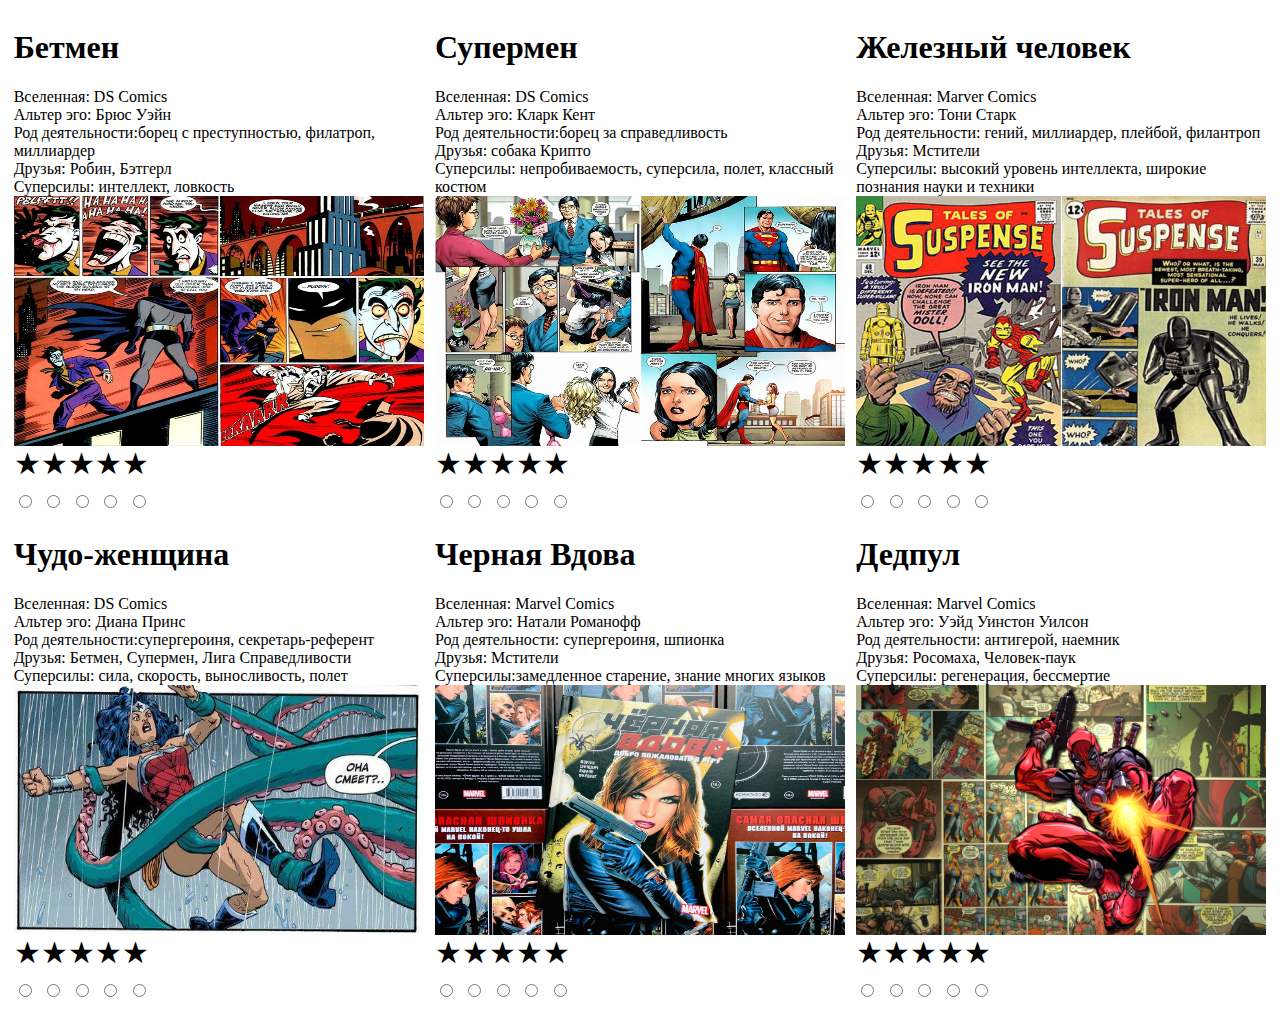
<file: comics/index.html>
<!DOCTYPE html>
<html lang="en">

<head>
    <meta charset="UTF-8">
    <meta http-equiv="X-UA-Compatible" content="IE=edge">
    <meta name="viewport" content="width=device-width, initial-scale=1.0">
    <link rel="stylesheet" href="./index.css">
    <title>Суергерои</title>
</head>

<body>
    <div class="container">
    <div class="container_first-line">
        <div class="superhero">
            <h1 class="title">Бетмен</h1>
            <div class="superhero-info">
                <div class="superhero-description">Вселенная: DS Comics</div>
                <div class="superhero-description">Альтер эго: Брюс Уэйн</div>
                <div class="superhero-description">Род деятельности:борец с преступностью, филатроп, миллиардер</div>
                <div class="superhero-description">Друзья: Робин, Бэтгерл</div>
                <div class="superhero-description">Суперсилы: интеллект, ловкость</div>
                <img class="image" src="./assets/img/komiksy_betmen.jpg" alt="Bantman comics">
                <div class="rating">
                    <input class="rating__item" name="rating" id="rating__5" type="radio" value="5">
                    <label class="rating__label" for="rating__5"></label>
                    <input class="rating__item" name="rating" id="rating__4" type="radio" value="4">
                    <label class="rating__label" for="rating__4"></label>
                    <input class="rating__item" name="rating" id="rating__3" type="radio" value="3">
                    <label class="rating__label" for="rating__3"></label>
                    <input class="rating__item" name="rating" id="rating__2" type="radio" value="2">
                    <label class="rating__label" for="rating__2"></label>
                    <input class="rating__item" name="rating" id="rating__1" type="radio" value="1">
                    <label class="rating__label" for="rating__1"></label>
                </div>
            </div>
        </div>
        <div class="superhero">
            <h1 class="title">Супермен</h1>
            <div class="superhero-info">
                <div class="superhero-description">Вселенная: DS Comics</div>
                <div class="superhero-description">Альтер эго: Кларк Кент</div>
                <div class="superhero-description">Род деятельности:борец за справедливость</div>
                <div class="superhero-description">Друзья: собака Крипто</div>
                <div class="superhero-description">Суперсилы: непробиваемость, суперсила, полет, классный костюм</div>
                <img class="image" src="./assets/img/komiksy_superman.jpg" alt="Superman comics">
                <div class="rating">
                    <input class="rating__item" name="rating" id="rating__5" type="radio" value="5">
                    <label class="rating__label" for="rating__5"></label>
                    <input class="rating__item" name="rating" id="rating__4" type="radio" value="4">
                    <label class="rating__label" for="rating__4"></label>
                    <input class="rating__item" name="rating" id="rating__3" type="radio" value="3">
                    <label class="rating__label" for="rating__3"></label>
                    <input class="rating__item" name="rating" id="rating__2" type="radio" value="2">
                    <label class="rating__label" for="rating__2"></label>
                    <input class="rating__item" name="rating" id="rating__1" type="radio" value="1">
                    <label class="rating__label" for="rating__1"></label>
                </div>
            </div>
        </div>
        <div class="superhero">
            <h1 class="title">Железный человек</h1>
            <div class="superhero-info">
                <div class="superhero-description">Вселенная: Marver Comics</div>
                <div class="superhero-description">Альтер эго: Тони Старк</div>
                <div class="superhero-description">Род деятельности: гений, миллиардер, плейбой, филантроп</div>
                <div class="superhero-description">Друзья: Мстители</div>
                <div class="superhero-description">Суперсилы:  высокий уровень интеллекта, широкие познания науки и техники</div>
                <img class="image" src="./assets/img/komiksy_ironman.png" alt="Ironman comics">
                <div class="rating">
                    <input class="rating__item" name="rating" id="rating__5" type="radio" value="5">
                    <label class="rating__label" for="rating__5"></label>
                    <input class="rating__item" name="rating" id="rating__4" type="radio" value="4">
                    <label class="rating__label" for="rating__4"></label>
                    <input class="rating__item" name="rating" id="rating__3" type="radio" value="3">
                    <label class="rating__label" for="rating__3"></label>
                    <input class="rating__item" name="rating" id="rating__2" type="radio" value="2">
                    <label class="rating__label" for="rating__2"></label>
                    <input class="rating__item" name="rating" id="rating__1" type="radio" value="1">
                    <label class="rating__label" for="rating__1"></label>
                </div>
            </div>
        </div>
    </div>
    <div class="container_second-line">
        <div class="superhero">
            <h1 class="title">Чудо-женщина</h1>
            <div class="superhero-info">
                <div class="superhero-description">Вселенная: DS Comics</div>
                <div class="superhero-description">Альтер эго: Диана  Принс</div>
                <div class="superhero-description">Род деятельности:супергероиня, секретарь-референт</div>
                <div class="superhero-description">Друзья: Бетмен, Супермен, Лига Справедливости</div>
                <div class="superhero-description">Суперсилы: сила, скорость, выносливость, полет</div>
                <img class="image" src="./assets/img/komiksy_wwoman.jpg" alt="Wonder woman comics">
                <div class="rating">
                    <input class="rating__item" name="rating" id="rating__5" type="radio" value="5">
                    <label class="rating__label" for="rating__5"></label>
                    <input class="rating__item" name="rating" id="rating__4" type="radio" value="4">
                    <label class="rating__label" for="rating__4"></label>
                    <input class="rating__item" name="rating" id="rating__3" type="radio" value="3">
                    <label class="rating__label" for="rating__3"></label>
                    <input class="rating__item" name="rating" id="rating__2" type="radio" value="2">
                    <label class="rating__label" for="rating__2"></label>
                    <input class="rating__item" name="rating" id="rating__1" type="radio" value="1">
                    <label class="rating__label" for="rating__1"></label>
                </div>
            </div>
        </div>
        <div class="superhero">
            <h1 class="title">Черная Вдова</h1>
            <div class="superhero-info">
                <div class="superhero-description">Вселенная: Marvel Comics</div>
                <div class="superhero-description">Альтер эго: Натали Романофф</div>
                <div class="superhero-description">Род деятельности: супергероиня, шпионка</div>
                <div class="superhero-description">Друзья: Мстители</div>
                <div class="superhero-description">Суперсилы:замедленное старение, знание многих языков</div>
                <img class="image" src="./assets/img/komiksy_blackWidow.jpg" alt="black Widow comics">
                <div class="rating">
                    <input class="rating__item" name="rating" id="rating__5" type="radio" value="5">
                    <label class="rating__label" for="rating__5"></label>
                    <input class="rating__item" name="rating" id="rating__4" type="radio" value="4">
                    <label class="rating__label" for="rating__4"></label>
                    <input class="rating__item" name="rating" id="rating__3" type="radio" value="3">
                    <label class="rating__label" for="rating__3"></label>
                    <input class="rating__item" name="rating" id="rating__2" type="radio" value="2">
                    <label class="rating__label" for="rating__2"></label>
                    <input class="rating__item" name="rating" id="rating__1" type="radio" value="1">
                    <label class="rating__label" for="rating__1"></label>
                </div>
            </div>
        </div>
        <div class="superhero">
            <h1 class="title">Дедпул</h1>
            <div class="superhero-info">
                <div class="superhero-description">Вселенная: Marvel Comics</div>
                <div class="superhero-description">Альтер эго: Уэйд Уинстон Уилсон</div>
                <div class="superhero-description">Род деятельности: антигерой, наемник</div>
                <div class="superhero-description">Друзья: Росомаха, Человек-паук</div>
                <div class="superhero-description">Суперсилы:  регенерация, бессмертие</div>
                <img class="image" src="./assets/img/komiksy_deadPool.jpg" alt="deadPool comics">
                <div class="rating">
                    <input class="rating__item" name="rating" id="rating__5" type="radio" value="5">
                    <label class="rating__label" for="rating__5"></label>
                    <input class="rating__item" name="rating" id="rating__4" type="radio" value="4">
                    <label class="rating__label" for="rating__4"></label>
                    <input class="rating__item" name="rating" id="rating__3" type="radio" value="3">
                    <label class="rating__label" for="rating__3"></label>
                    <input class="rating__item" name="rating" id="rating__2" type="radio" value="2">
                    <label class="rating__label" for="rating__2"></label>
                    <input class="rating__item" name="rating" id="rating__1" type="radio" value="1">
                    <label class="rating__label" for="rating__1"></label>
                </div>
            </div>
        </div>
    </div>

</div>
    <script src="./index.js"></script>
</body>

</html>
</file>
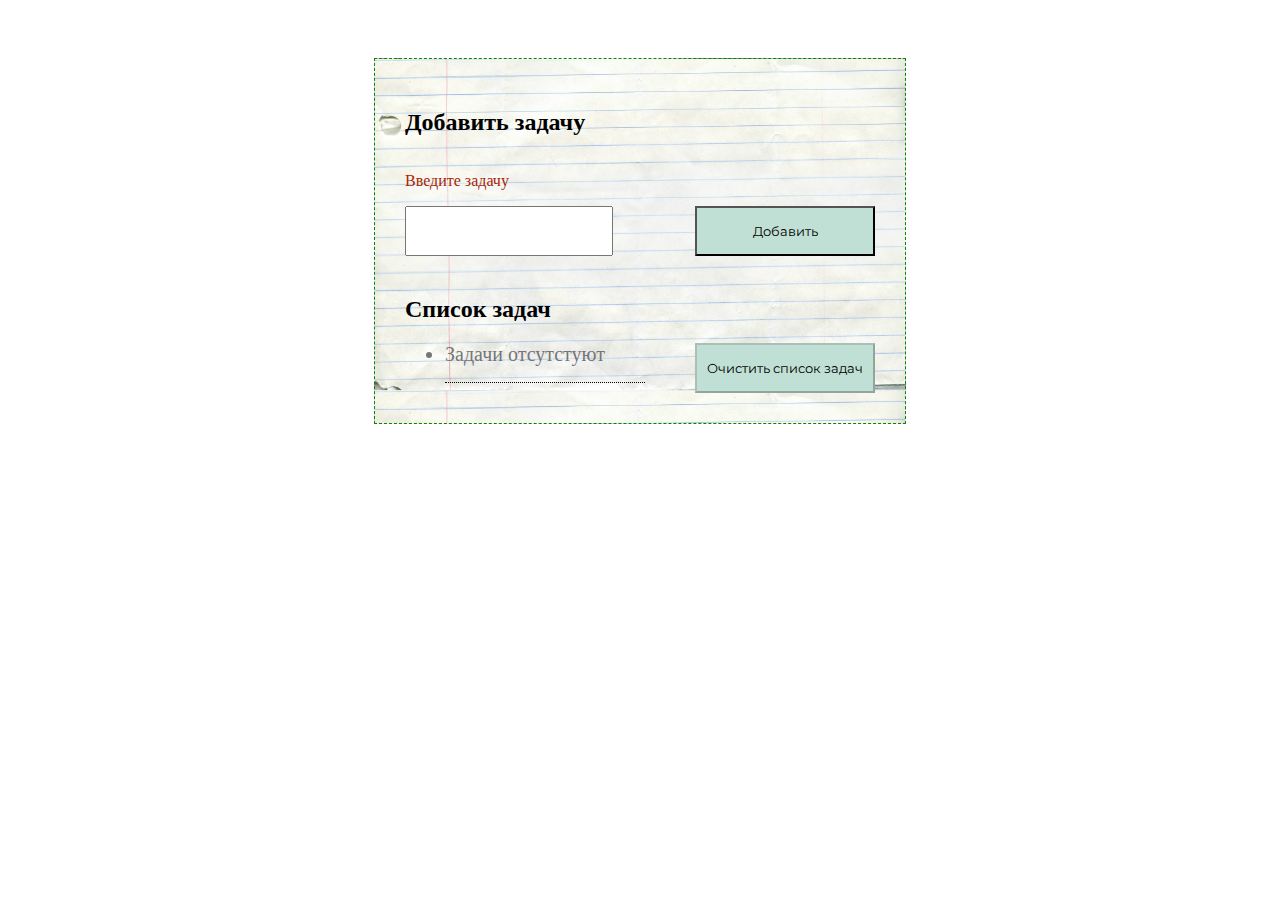
<file: taskManager/index.html>
<!DOCTYPE html>
<html lang="en">

<head>
    <meta charset="UTF-8">
    <meta http-equiv="X-UA-Compatible" content="IE=edge">
    <meta name="viewport" content="width=device-width, initial-scale=1.0">
    <title>Task Manager</title>
    <link href="https://fonts.googleapis.com/css2?family=Montserrat:ital,wght@0,100;0,200;0,300;0,400;1,100;1,200;1,300&display=swap" rel="stylesheet">
    <link rel="stylesheet" href="./index.css">
</head>

<body>
    <main class="main">
        <form action="/" class="form">
            <div class="create-task">
                <h2 class="title">Добавить задачу</h2>
                <p class="error"></p>
                <div class="container">
                <input class="add-task" type="text" name="task" id="task">
                <input type="button" class="add-btn btn" name="add" id="add" value="Добавить">
            </div>
            </div>
            <div class="tasks-list">
                <h2 class="title">Список задач</h2>
                <div class="container">
                <ul class="tasks"></ul>
                <li class="notification grey">Задачи отсутстуют</li>
                <input type="button" class="delete-btn btn" name="delete" id="delete" value="Очистить список задач" disabled>
            </div>
            </div>
        </form>
    </main>

    <script src="./index.js"></script>
</body>

</html>
</file>
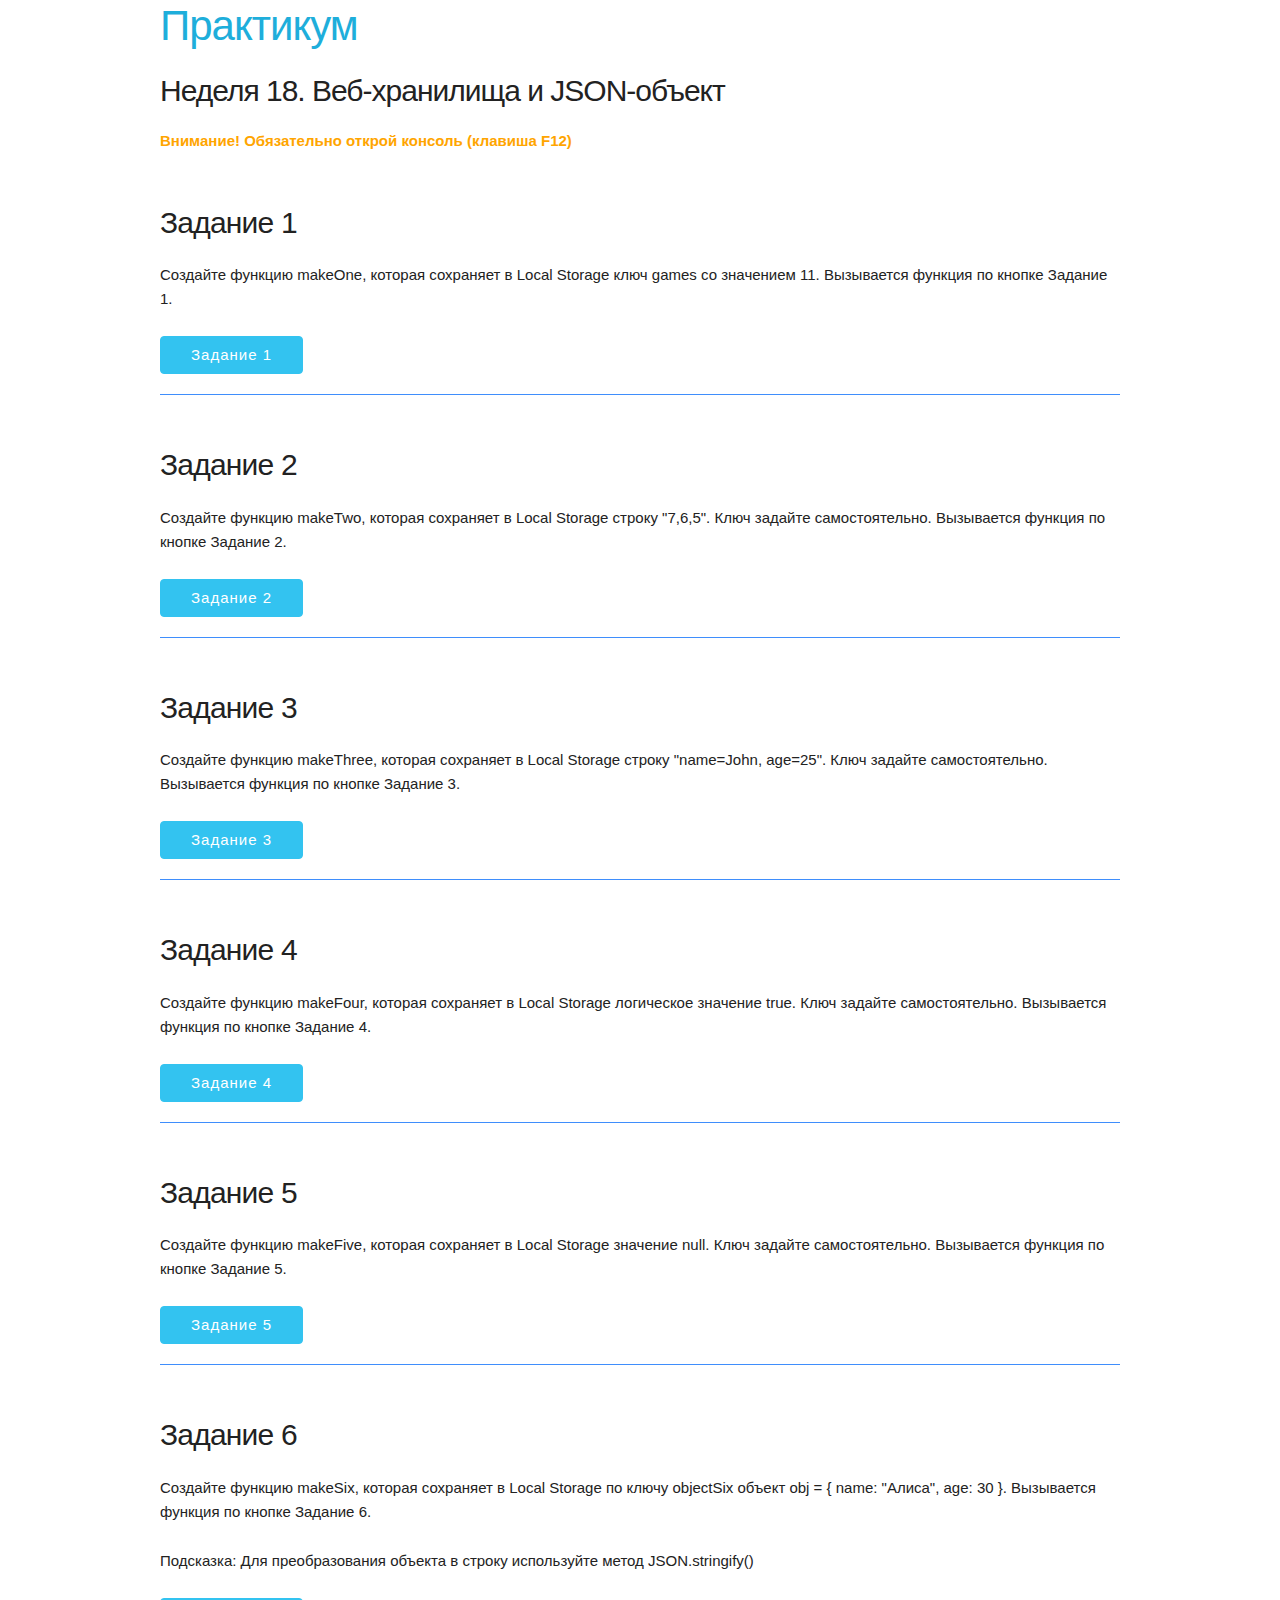
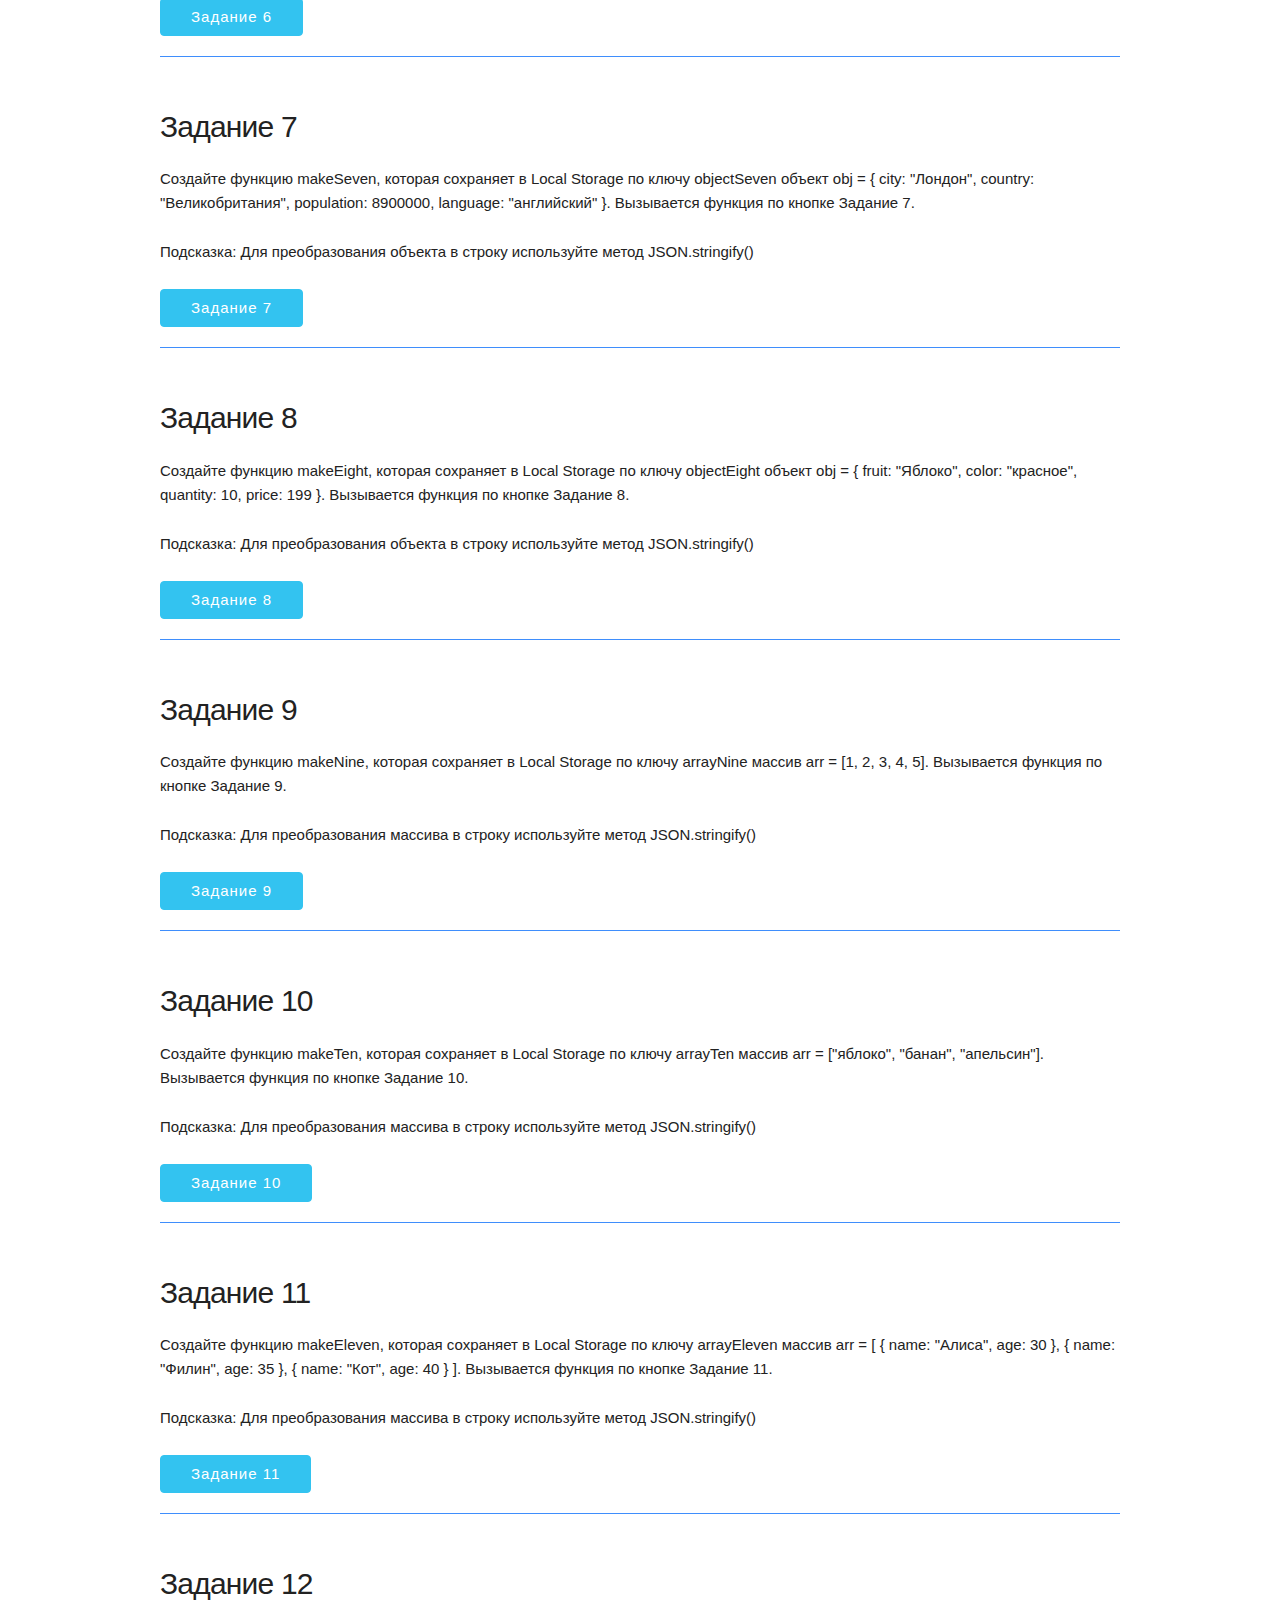
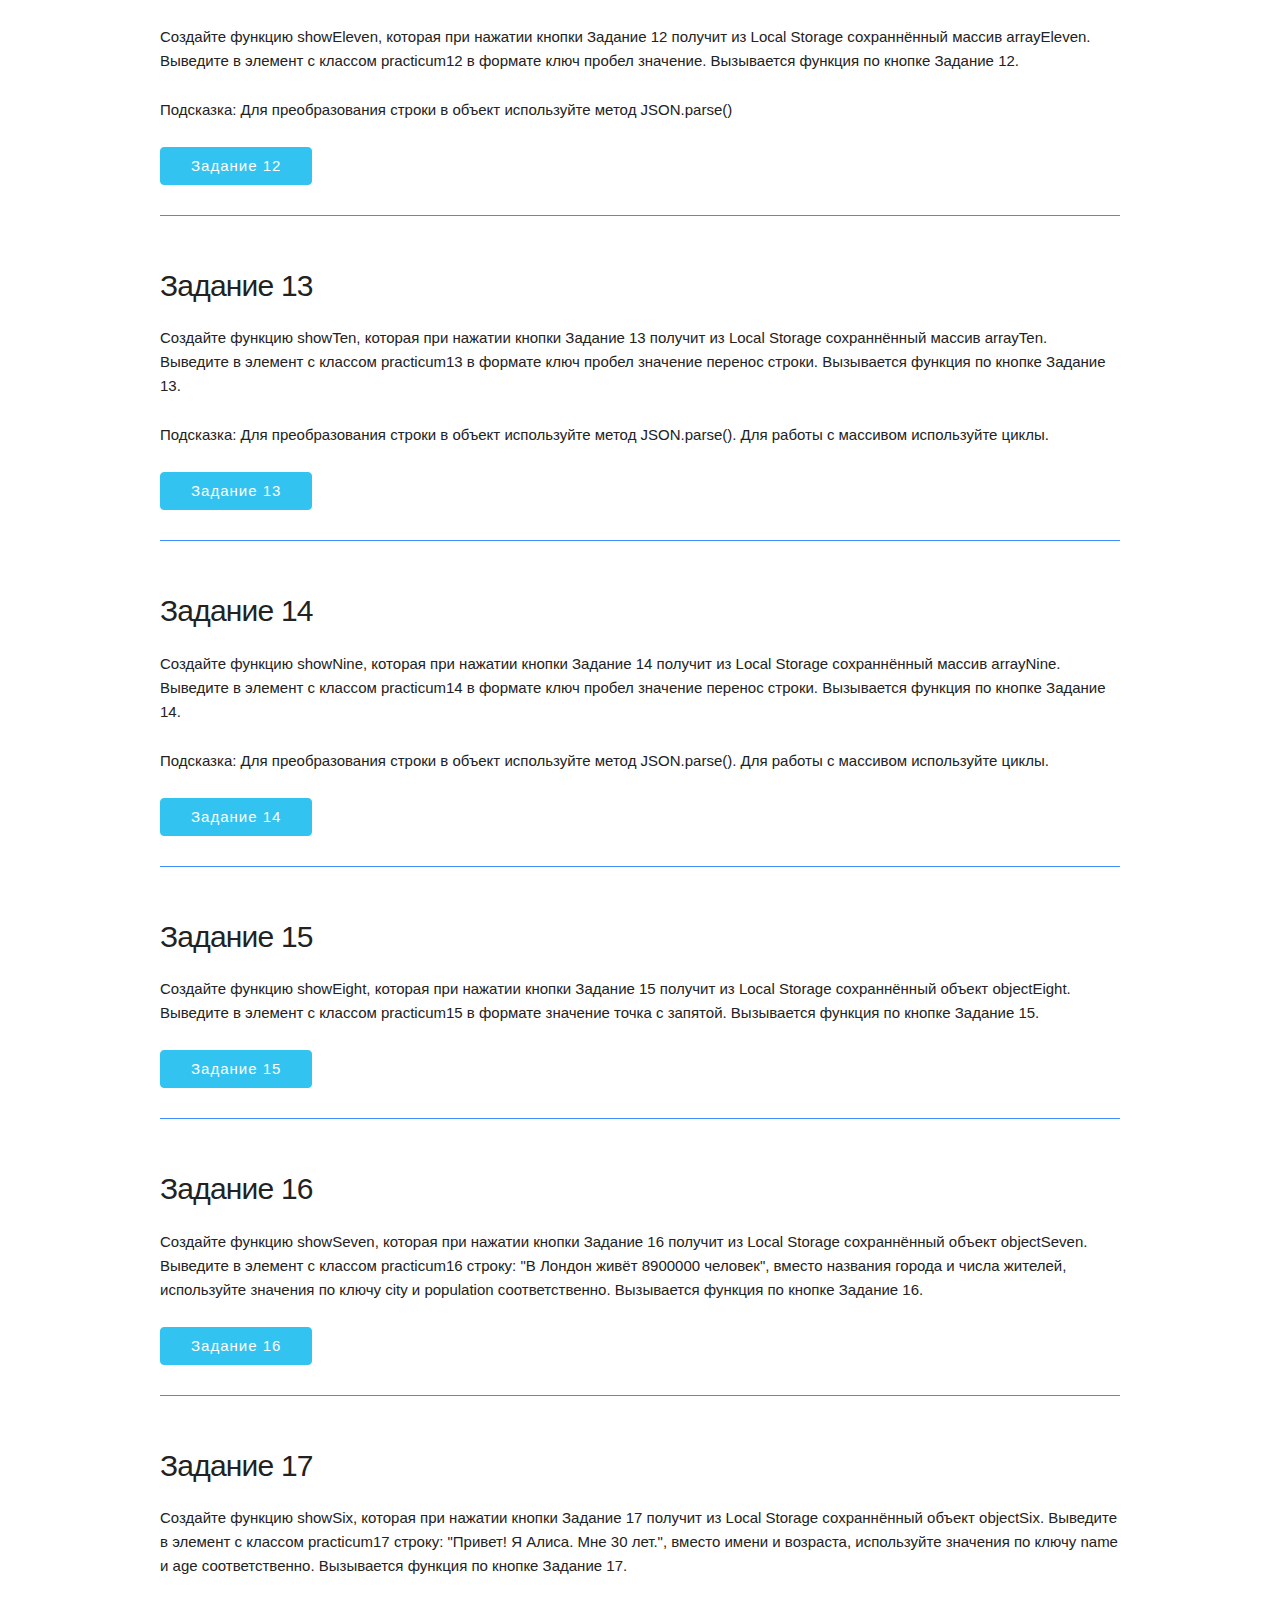
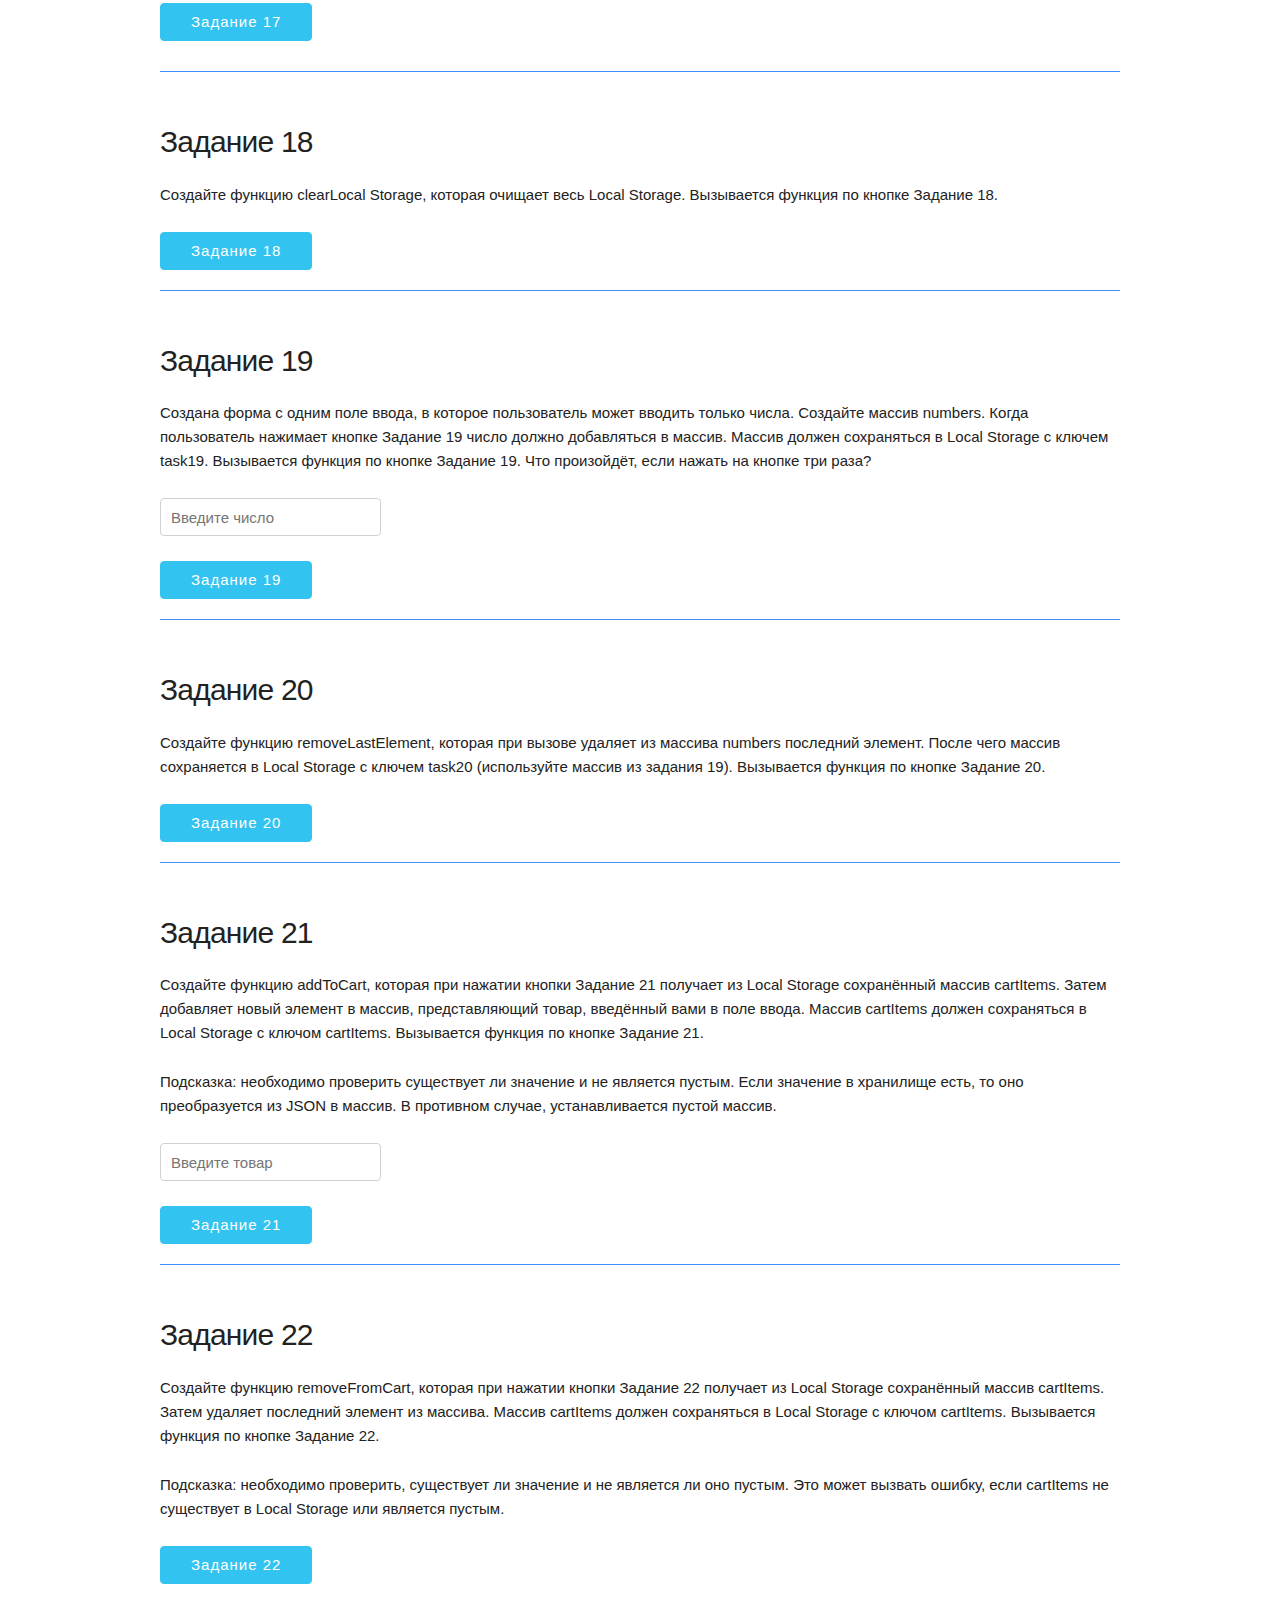
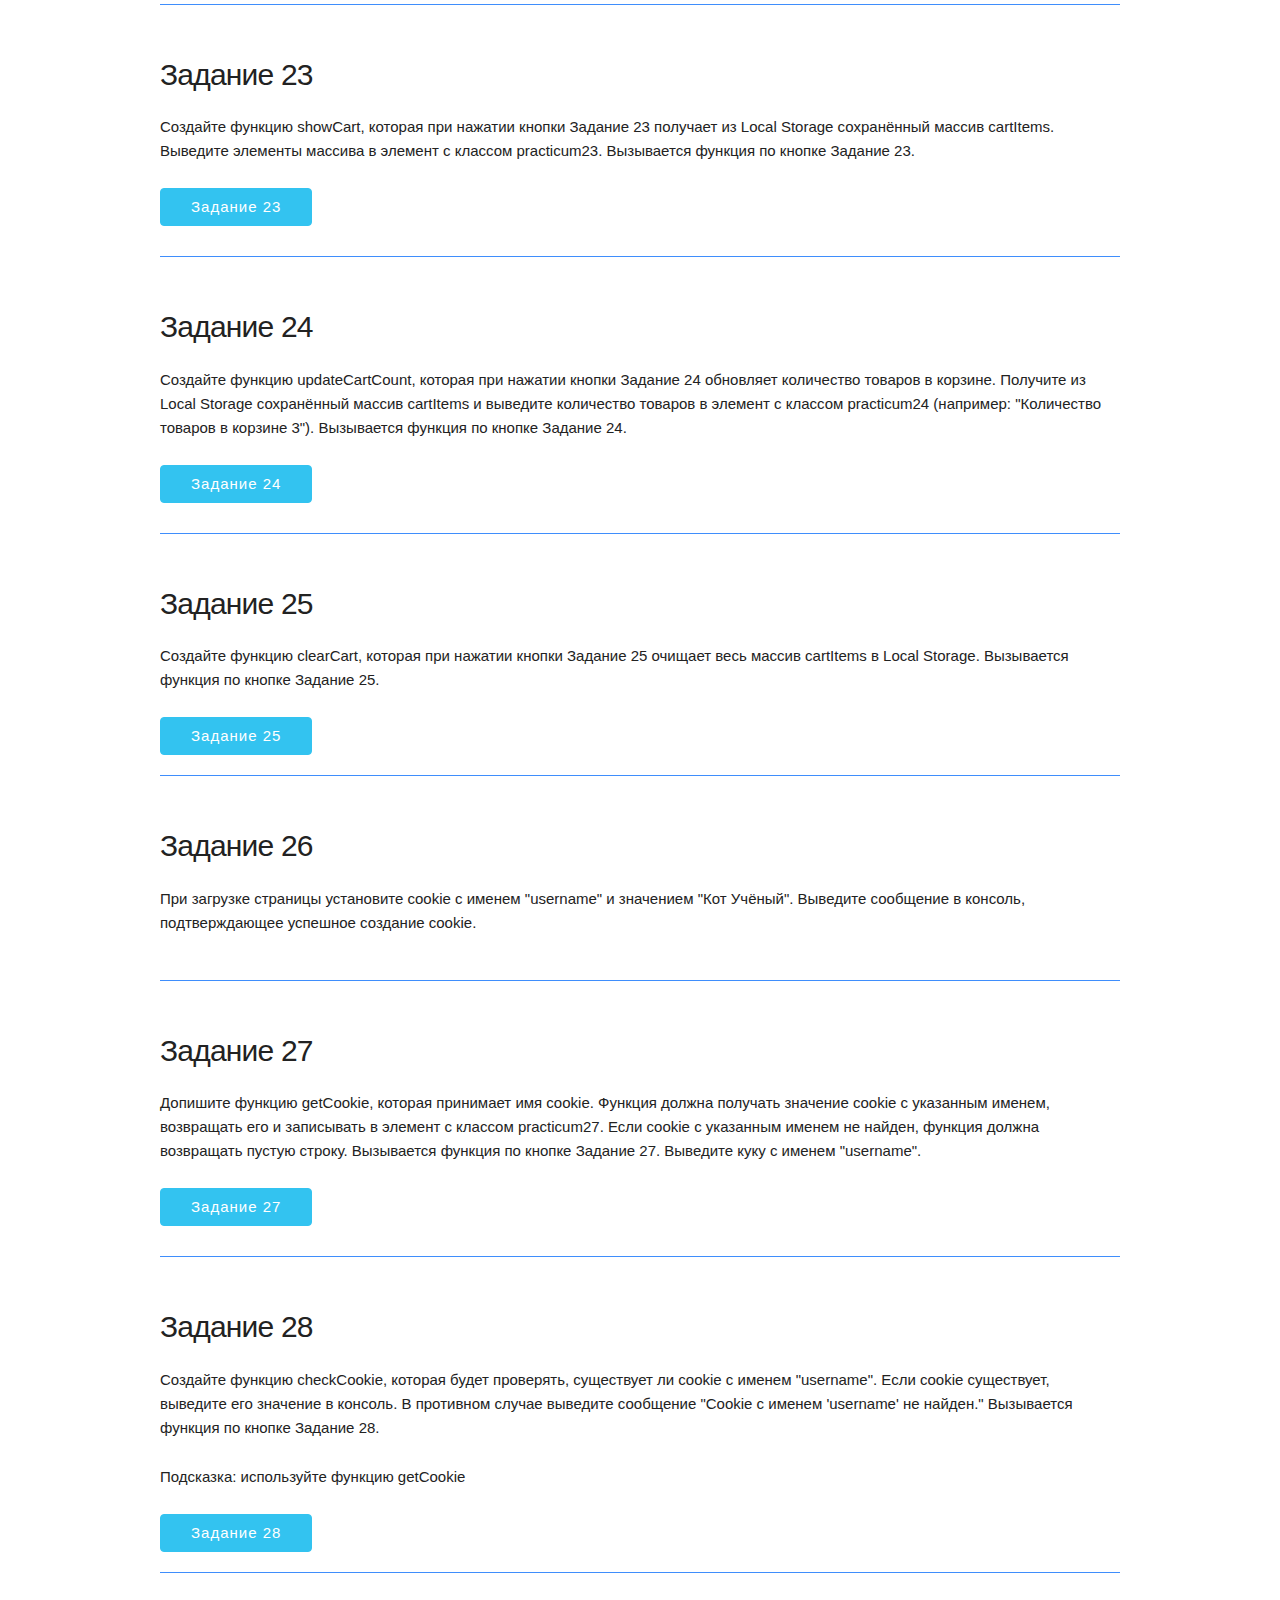
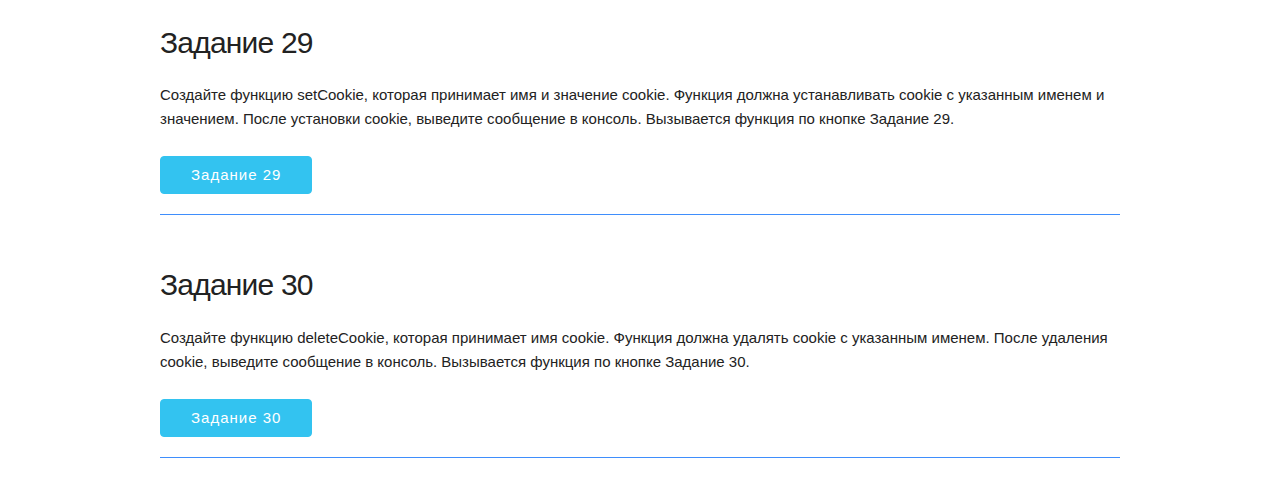
<file: practicum/week18.html>
<!DOCTYPE html>
<html lang="ru">
	<head>
		<meta charset="UTF-8" />
		<meta name="viewport" content="width=device-width, initial-scale=1.0" />
		<meta http-equiv="X-UA-Compatible" content="ie=edge" />
		<title>JS 2.0. Практикум.</title>
		<link rel="stylesheet" href="assets/style.css" />
		<link rel="stylesheet" href="assets/skeleton.css" />
		<link rel="stylesheet" href="assets/normalize.css" />
	</head>

	<body>
		<div class="container">
			<h2><a>Практикум</a></h2>
			<h1>Неделя 18. Веб-хранилища и JSON-объект</h1>
			<p class="text-orange">
				<b>Внимание! Обязательно открой консоль (клавиша F12)</b>
			</p>

			<section>
				<h4>Задание 1</h4>
				<p>
					Создайте функцию makeOne, которая сохраняет в Local Storage ключ games со значением 11.
					Вызывается функция по кнопке Задание 1.
				</p>
				<button class="button-primary b-1">Задание 1</button>
			</section>

			<section>
				<h4>Задание 2</h4>
				<p>
					Создайте функцию makeTwo, которая сохраняет в Local Storage строку "7,6,5". Ключ задайте
					самостоятельно. Вызывается функция по кнопке Задание 2.
				</p>
				<button class="button-primary b-2">Задание 2</button>
			</section>

			<section>
				<h4>Задание 3</h4>
				<p>
					Создайте функцию makeThree, которая сохраняет в Local Storage строку "name=John, age=25".
					Ключ задайте самостоятельно. Вызывается функция по кнопке Задание 3.
				</p>
				<button class="button-primary b-3">Задание 3</button>
			</section>

			<section>
				<h4>Задание 4</h4>
				<p>
					Создайте функцию makeFour, которая сохраняет в Local Storage логическое значение true.
					Ключ задайте самостоятельно. Вызывается функция по кнопке Задание 4.
				</p>
				<button class="button-primary b-4">Задание 4</button>
			</section>

			<section>
				<h4>Задание 5</h4>
				<p>
					Создайте функцию makeFive, которая сохраняет в Local Storage значение null. Ключ задайте
					самостоятельно. Вызывается функция по кнопке Задание 5.
				</p>
				<button class="button-primary b-5">Задание 5</button>
			</section>
			<section>
				<h4>Задание 6</h4>
				<p>
					Создайте функцию makeSix, которая сохраняет в Local Storage по ключу objectSix объект obj
					= { name: "Алиса", age: 30 }. Вызывается функция по кнопке Задание 6.
				</p>
				<p class="hint">
					Подсказка: Для преобразования объекта в строку используйте метод JSON.stringify()
				</p>
				<button class="button-primary b-6">Задание 6</button>
			</section>

			<section>
				<h4>Задание 7</h4>
				<p>
					Создайте функцию makeSeven, которая сохраняет в Local Storage по ключу objectSeven объект
					obj = { city: "Лондон", country: "Великобритания", population: 8900000, language:
					"английский" }. Вызывается функция по кнопке Задание 7.
				</p>
				<p class="hint">
					Подсказка: Для преобразования объекта в строку используйте метод JSON.stringify()
				</p>
				<button class="button-primary b-7">Задание 7</button>
			</section>

			<section>
				<h4>Задание 8</h4>
				<p>
					Создайте функцию makeEight, которая сохраняет в Local Storage по ключу objectEight объект
					obj = { fruit: "Яблоко", color: "красное", quantity: 10, price: 199 }. Вызывается функция
					по кнопке Задание 8.
				</p>
				<p class="hint">
					Подсказка: Для преобразования объекта в строку используйте метод JSON.stringify()
				</p>
				<button class="button-primary b-8">Задание 8</button>
			</section>

			<section>
				<h4>Задание 9</h4>
				<p>
					Создайте функцию makeNine, которая сохраняет в Local Storage по ключу arrayNine массив arr
					= [1, 2, 3, 4, 5]. Вызывается функция по кнопке Задание 9.
				</p>
				<p class="hint">
					Подсказка: Для преобразования массива в строку используйте метод JSON.stringify()
				</p>
				<button class="button-primary b-9">Задание 9</button>
			</section>

			<section>
				<h4>Задание 10</h4>
				<p>
					Создайте функцию makeTen, которая сохраняет в Local Storage по ключу arrayTen массив arr =
					["яблоко", "банан", "апельсин"]. Вызывается функция по кнопке Задание 10.
				</p>
				<p class="hint">
					Подсказка: Для преобразования массива в строку используйте метод JSON.stringify()
				</p>
				<button class="button-primary b-10">Задание 10</button>
			</section>

			<section>
				<h4>Задание 11</h4>
				<p>
					Создайте функцию makeEleven, которая сохраняет в Local Storage по ключу arrayEleven массив
					arr = [ { name: "Алиса", age: 30 }, { name: "Филин", age: 35 }, { name: "Кот", age: 40 }
					]. Вызывается функция по кнопке Задание 11.
				</p>
				<p class="hint">
					Подсказка: Для преобразования массива в строку используйте метод JSON.stringify()
				</p>
				<button class="button-primary b-11">Задание 11</button>
			</section>

			<section>
				<h4>Задание 12</h4>
				<p>
					Создайте функцию showEleven, которая при нажатии кнопки Задание 12 получит из Local
					Storage сохраннённый массив arrayEleven. Выведите в элемент с классом practicum12 в
					формате ключ пробел значение. Вызывается функция по кнопке Задание 12.
				</p>
				<p class="hint">
					Подсказка: Для преобразования строки в объект используйте метод JSON.parse()
				</p>
				<button class="button-primary b-12">Задание 12</button>
				<div class="pr"><span class="practicum12"></span></div>
			</section>

			<section>
				<h4>Задание 13</h4>
				<p>
					Создайте функцию showTen, которая при нажатии кнопки Задание 13 получит из Local Storage
					сохраннённый массив arrayTen. Выведите в элемент с классом practicum13 в формате ключ
					пробел значение перенос строки. Вызывается функция по кнопке Задание 13.
				</p>
				<p class="hint">
					Подсказка: Для преобразования строки в объект используйте метод JSON.parse(). Для работы с
					массивом используйте циклы.
				</p>
				<button class="button-primary b-13">Задание 13</button>
				<div class="pr"><span class="practicum13"></span></div>
			</section>

			<section>
				<h4>Задание 14</h4>
				<p>
					Создайте функцию showNine, которая при нажатии кнопки Задание 14 получит из Local Storage
					сохраннённый массив arrayNine. Выведите в элемент с классом practicum14 в формате ключ
					пробел значение перенос строки. Вызывается функция по кнопке Задание 14.
				</p>
				<p class="hint">
					Подсказка: Для преобразования строки в объект используйте метод JSON.parse(). Для работы с
					массивом используйте циклы.
				</p>
				<button class="button-primary b-14">Задание 14</button>
				<div class="pr"><span class="practicum14"></span></div>
			</section>

			<section>
				<h4>Задание 15</h4>
				<p>
					Создайте функцию showEight, которая при нажатии кнопки Задание 15 получит из Local Storage
					сохраннённый объект objectEight. Выведите в элемент с классом practicum15 в формате
					значение точка с запятой. Вызывается функция по кнопке Задание 15.
				</p>
				<button class="button-primary b-15">Задание 15</button>
				<div class="pr"><span class="pr practicum15"></span></div>
			</section>

			<section>
				<h4>Задание 16</h4>
				<p>
					Создайте функцию showSeven, которая при нажатии кнопки Задание 16 получит из Local Storage
					сохраннённый объект objectSeven. Выведите в элемент с классом practicum16 строку: "В
					Лондон живёт 8900000 человек", вместо названия города и числа жителей, используйте
					значения по ключу city и population соответственно. Вызывается функция по кнопке Задание
					16.
				</p>
				<button class="button-primary b-16">Задание 16</button>
				<div class="pr"><span class="pr practicum16"></span></div>
			</section>

			<section>
				<h4>Задание 17</h4>
				<p>
					Создайте функцию showSix, которая при нажатии кнопки Задание 17 получит из Local Storage
					сохраннённый объект objectSix. Выведите в элемент с классом practicum17 строку: "Привет! Я
					Алиса. Мне 30 лет.", вместо имени и возраста, используйте значения по ключу name и age
					соответственно. Вызывается функция по кнопке Задание 17.
				</p>
				<button class="button-primary b-17">Задание 17</button>
				<div class="pr"><span class="pr practicum17"></span></div>
			</section>

			<section>
				<h4>Задание 18</h4>
				<p>
					Создайте функцию clearLocal Storage, которая очищает весь Local Storage. Вызывается
					функция по кнопке Задание 18.
				</p>
				<button class="button-primary b-18">Задание 18</button>
			</section>

			<section>
				<h4>Задание 19</h4>
				<p>
					Cоздана форма с одним поле ввода, в которое пользователь может вводить только числа.
					Создайте массив numbers. Когда пользователь нажимает кнопке Задание 19 число должно
					добавляться в массив. Массив должен сохраняться в Local Storage с ключем task19.
					Вызывается функция по кнопке Задание 19. Что произойдёт, если нажать на кнопке три раза?
				</p>
				<form>
					<input type="number" id="numberInput" placeholder="Введите число" />
				</form>
				<button class="button-primary b-19">Задание 19</button>
			</section>

			<section>
				<h4>Задание 20</h4>
				<p>
					Создайте функцию removeLastElement, которая при вызове удаляет из массива numbers
					последний элемент. После чего массив сохраняется в Local Storage с ключем task20
					(используйте массив из задания 19). Вызывается функция по кнопке Задание 20.
				</p>
				<button class="button-primary b-20">Задание 20</button>
			</section>

			<section>
				<h4>Задание 21</h4>
				<p>
					Создайте функцию addToCart, которая при нажатии кнопки Задание 21 получает из Local
					Storage сохранённый массив cartItems. Затем добавляет новый элемент в массив,
					представляющий товар, введённый вами в поле ввода. Массив cartItems должен сохраняться в
					Local Storage с ключом cartItems. Вызывается функция по кнопке Задание 21.
				</p>
				<p class="hint">
					Подсказка: необходимо проверить существует ли значение и не является пустым. Если значение
					в хранилище есть, то оно преобразуется из JSON в массив. В противном случае,
					устанавливается пустой массив.
				</p>
				<form>
					<input type="text" id="productInput" placeholder="Введите товар" />
				</form>
				<button class="button-primary b-21">Задание 21</button>
			</section>

			<section>
				<h4>Задание 22</h4>
				<p>
					Создайте функцию removeFromCart, которая при нажатии кнопки Задание 22 получает из Local
					Storage сохранённый массив cartItems. Затем удаляет последний элемент из массива. Массив
					cartItems должен сохраняться в Local Storage с ключом cartItems. Вызывается функция по
					кнопке Задание 22.
				</p>
				<p class="hint">
					Подсказка: необходимо проверить, существует ли значение и не является ли оно пустым. Это
					может вызвать ошибку, если cartItems не существует в Local Storage или является пустым.
				</p>
				<button class="button-primary b-22">Задание 22</button>
			</section>

			<section>
				<h4>Задание 23</h4>
				<p>
					Создайте функцию showCart, которая при нажатии кнопки Задание 23 получает из Local Storage
					сохранённый массив cartItems. Выведите элементы массива в элемент с классом practicum23.
					Вызывается функция по кнопке Задание 23.
				</p>
				<button class="button-primary b-23">Задание 23</button>
				<div class="practicum23 pr"></div>
			</section>

			<section>
				<h4>Задание 24</h4>
				<p>
					Создайте функцию updateCartCount, которая при нажатии кнопки Задание 24 обновляет
					количество товаров в корзине. Получите из Local Storage сохранённый массив cartItems и
					выведите количество товаров в элемент с классом practicum24 (например: "Количество товаров
					в корзине 3"). Вызывается функция по кнопке Задание 24.
				</p>
				<button class="button-primary b-24">Задание 24</button>
				<div class="practicum24 pr"></div>
			</section>

			<section>
				<h4>Задание 25</h4>
				<p>
					Создайте функцию clearCart, которая при нажатии кнопки Задание 25 очищает весь массив
					cartItems в Local Storage. Вызывается функция по кнопке Задание 25.
				</p>
				<button class="button-primary b-25">Задание 25</button>
			</section>

			<section>
				<h4>Задание 26</h4>
				<p>
					При загрузке страницы установите cookie с именем "username" и значением "Кот Учёный".
					Выведите сообщение в консоль, подтверждающее успешное создание cookie.
				</p>
			</section>

			<section>
				<h4>Задание 27</h4>
				<p>
					Допишите функцию getCookie, которая принимает имя cookie. Функция должна получать значение
					cookie с указанным именем, возвращать его и записывать в элемент с классом practicum27.
					Если cookie с указанным именем не найден, функция должна возвращать пустую строку.
					Вызывается функция по кнопке Задание 27. Выведите куку с именем "username".
				</p>
				<button class="button-primary b-27">Задание 27</button>
				<div class="practicum27 pr"></div>
			</section>

			<section>
				<h4>Задание 28</h4>
				<p>
					Создайте функцию checkCookie, которая будет проверять, существует ли cookie с именем
					"username". Если cookie существует, выведите его значение в консоль. В противном случае
					выведите сообщение "Cookie с именем 'username' не найден." Вызывается функция по кнопке
					Задание 28.
				</p>
				<p class="hint">Подсказка: используйте функцию getCookie</p>
				<button class="button-primary b-28">Задание 28</button>
			</section>

			<section>
				<h4>Задание 29</h4>
				<p>
					Создайте функцию setCookie, которая принимает имя и значение cookie. Функция должна
					устанавливать cookie с указанным именем и значением. После установки cookie, выведите
					сообщение в консоль. Вызывается функция по кнопке Задание 29.
				</p>
				<button class="button-primary b-29">Задание 29</button>
			</section>

			<section>
				<h4>Задание 30</h4>
				<p>
					Создайте функцию deleteCookie, которая принимает имя cookie. Функция должна удалять cookie
					с указанным именем. После удаления cookie, выведите сообщение в консоль. Вызывается
					функция по кнопке Задание 30.
				</p>
				<button class="button-primary b-30">Задание 30</button>
			</section>
		</div>

		<script src="./week18.js"></script>
	</body>
</html>
</file>
<file: comics/index.css>
*{
    box-sizing: border-box;
}

.container{
    display: flex;
flex-direction: column;
}
.container_first-line,
.container_second-line{
    display: flex;
}
.superhero{
    max-height: 550px;
    max-width: 410px;
    margin: 0 auto;
}
.superhero-info{
    display: flex;
    flex-direction: column;
}

.image{
    width: 410px;
    height: 250px;
}
.rating{
    position: relative;
    font-size: 30px;
    display: inline-block;
}
.rating::before{
    content: "★★★★★";
    display: block;
}
.rating-item{
    position: absolute;
    width: 0%;
    height: 0%;
    top: 0;
    left: 0;
    display: flex;
    flex-direction: row-reverse;
}
</file>
<file: taskManager/index.css>
.main{
    max-width: 1200px;
    margin: 0 auto;
    display: flex;
    justify-content: center;
}

.form{
    background-image: url(./assets/img/paper.jpg);
    background-size: 100%;
max-width: 1200px;
margin: 50px auto;
padding: 30px;
border: 1px  dashed rgb(8, 132, 1);
}

.container{
    display: flex;
    justify-content: space-between;
}
.create-task{
    display: flex;
    margin-bottom: 40px;
}
.tasks{
display: block;
margin-left: 0;
}
input{
    width: 200px;
}
li{
    margin-bottom: 10px;
    border-bottom: 1px dotted black;
    width: 200px;
    margin-right: 30px
}
.grey{
    font-size: 20px;
    color: #767676;
    max-width: 300px;
    margin-right: 50px;
}
.container-title{
    display: flex;
    justify-content: space-around;
    margin-bottom: 20px;
}
.ico{
    width: 66px;
    height: 66px;
}
.btn{
    font-family: 'Montserrat', sans-serif;
    color: black;
    width: 180px;
    height: 50px;
    background-color: #c0e0d5;
    padding-bottom: 20px;
    cursor: pointer;
    padding: 2px;
}
.btn:hover{
    opacity: 0.8;
    border: 1px solid rgb(0, 59, 5);
}

.create-task{
    display: flex;
    flex-direction: column;
}
.hidden{
    display: none;
}
.error{
    color: rgb(168, 37, 4);
}
</file>
<file: practicum/assets/style.css>
body {
	font-size: 18px;
}

h1 {
	font-size: 2.5rem;
}

h2 {
	font-size: 2.1rem;
}

h3 {
	font-size: 1.9rem;
}

h4 {
	font-size: 1.2rem;
	font-weight: bold;
}

h1.site-title {
	font-size: 1.5rem;
}
h2.site-title {
	font-size: 1.3rem;
}

section h3 {
	font-size: 1.1rem;
	text-transform: uppercase;
}

section {
	margin: 30px 0;
	padding: 20px 0;
	border-bottom: 1px solid #3f8efc;
}

.out-1,
.out-2,
.out-3,
.out-4,
.out-5,
.out-6,
.out-7,
.out-8,
.out-9,
.out-10,
.out-11,
.out-12,
.out-13,
.out-14,
.out-15,
.out-16,
.out-17,
.out-18,
.out-19,
.out-20,
.out-21,
.out-22,
.out-23,
.out-24,
.out-25,
.out-26,
.out-27,
.out-28,
.out-29,
.out-30 {
	background: #dcdcdc;
	padding: 10px;
}

.text-orange {
	color: orange;
}

.bg-orange {
	background: orange;
}

pre {
	background: #bfd8ff;
	padding: 10px;
}

pre,
blockquote,
dl,
figure,
table,
p,
ul,
ol,
form {
	margin-bottom: 1.5rem;
}

.cd {
	font-family: monospace;
	background: aliceblue;
	padding-left: 15px;
	border-left: 2px solid #33c3f0;
}

div.section {
	border-top: 1px solid #c0c0c0;
	border-bottom: 1px solid #c0c0c0;
	margin: 20px 0;
	padding: 20px 0;
}

.pr {
	margin-top: 10px;
}
</file>
<file: practicum/assets/skeleton.css>
/*
* Skeleton V2.0.4
* Copyright 2014, Dave Gamache
* www.getskeleton.com
* Free to use under the MIT license.
* http://www.opensource.org/licenses/mit-license.php
* 12/29/2014
*/


/* Table of contents
––––––––––––––––––––––––––––––––––––––––––––––––––
- Grid
- Base Styles
- Typography
- Links
- Buttons
- Forms
- Lists
- Code
- Tables
- Spacing
- Utilities
- Clearing
- Media Queries
*/


/* Grid
–––––––––––––––––––––––––––––––––––––––––––––––––– */
.container {
  position: relative;
  width: 100%;
  max-width: 960px;
  margin: 0 auto;
  padding: 0 20px;
  box-sizing: border-box; }
.column,
.columns {
  width: 100%;
  float: left;
  box-sizing: border-box; }

/* For devices larger than 400px */
@media (min-width: 400px) {
  .container {
    width: 85%;
    padding: 0; }
}

/* For devices larger than 550px */
@media (min-width: 550px) {
  .container {
    width: 80%; }
  .column,
  .columns {
    margin-left: 4%; }
  .column:first-child,
  .columns:first-child {
    margin-left: 0; }

  .one.column,
  .one.columns                    { width: 4.66666666667%; }
  .two.columns                    { width: 13.3333333333%; }
  .three.columns                  { width: 22%;            }
  .four.columns                   { width: 30.6666666667%; }
  .five.columns                   { width: 39.3333333333%; }
  .six.columns                    { width: 48%;            }
  .seven.columns                  { width: 56.6666666667%; }
  .eight.columns                  { width: 65.3333333333%; }
  .nine.columns                   { width: 74.0%;          }
  .ten.columns                    { width: 82.6666666667%; }
  .eleven.columns                 { width: 91.3333333333%; }
  .twelve.columns                 { width: 100%; margin-left: 0; }

  .one-third.column               { width: 30.6666666667%; }
  .two-thirds.column              { width: 65.3333333333%; }

  .one-half.column                { width: 48%; }

  /* Offsets */
  .offset-by-one.column,
  .offset-by-one.columns          { margin-left: 8.66666666667%; }
  .offset-by-two.column,
  .offset-by-two.columns          { margin-left: 17.3333333333%; }
  .offset-by-three.column,
  .offset-by-three.columns        { margin-left: 26%;            }
  .offset-by-four.column,
  .offset-by-four.columns         { margin-left: 34.6666666667%; }
  .offset-by-five.column,
  .offset-by-five.columns         { margin-left: 43.3333333333%; }
  .offset-by-six.column,
  .offset-by-six.columns          { margin-left: 52%;            }
  .offset-by-seven.column,
  .offset-by-seven.columns        { margin-left: 60.6666666667%; }
  .offset-by-eight.column,
  .offset-by-eight.columns        { margin-left: 69.3333333333%; }
  .offset-by-nine.column,
  .offset-by-nine.columns         { margin-left: 78.0%;          }
  .offset-by-ten.column,
  .offset-by-ten.columns          { margin-left: 86.6666666667%; }
  .offset-by-eleven.column,
  .offset-by-eleven.columns       { margin-left: 95.3333333333%; }

  .offset-by-one-third.column,
  .offset-by-one-third.columns    { margin-left: 34.6666666667%; }
  .offset-by-two-thirds.column,
  .offset-by-two-thirds.columns   { margin-left: 69.3333333333%; }

  .offset-by-one-half.column,
  .offset-by-one-half.columns     { margin-left: 52%; }

}


/* Base Styles
–––––––––––––––––––––––––––––––––––––––––––––––––– */
/* NOTE
html is set to 62.5% so that all the REM measurements throughout Skeleton
are based on 10px sizing. So basically 1.5rem = 15px :) */
html {
  font-size: 62.5%; }
body {
  font-size: 1.5em; /* currently ems cause chrome bug misinterpreting rems on body element */
  line-height: 1.6;
  font-weight: 400;
  font-family: "Raleway", "HelveticaNeue", "Helvetica Neue", Helvetica, Arial, sans-serif;
  color: #222; }


/* Typography
–––––––––––––––––––––––––––––––––––––––––––––––––– */
h1, h2, h3, h4, h5, h6 {
  margin-top: 0;
  margin-bottom: 2rem;
  font-weight: 300; }
h1 { font-size: 4.0rem; line-height: 1.2;  letter-spacing: -.1rem;}
h2 { font-size: 3.6rem; line-height: 1.25; letter-spacing: -.1rem; }
h3 { font-size: 3.0rem; line-height: 1.3;  letter-spacing: -.1rem; }
h4 { font-size: 2.4rem; line-height: 1.35; letter-spacing: -.08rem; }
h5 { font-size: 1.8rem; line-height: 1.5;  letter-spacing: -.05rem; }
h6 { font-size: 1.5rem; line-height: 1.6;  letter-spacing: 0; }

/* Larger than phablet */
@media (min-width: 550px) {
  h1 { font-size: 5.0rem; }
  h2 { font-size: 4.2rem; }
  h3 { font-size: 3.6rem; }
  h4 { font-size: 3.0rem; }
  h5 { font-size: 2.4rem; }
  h6 { font-size: 1.5rem; }
}

p {
  margin-top: 0; }


/* Links
–––––––––––––––––––––––––––––––––––––––––––––––––– */
a {
  color: #1EAEDB; }
a:hover {
  color: #0FA0CE; }


/* Buttons
–––––––––––––––––––––––––––––––––––––––––––––––––– */
.button,
button,
input[type="submit"],
input[type="reset"],
input[type="button"] {
  display: inline-block;
  height: 38px;
  padding: 0 30px;
  color: #555;
  text-align: center;
  font-size: 11px;
  font-weight: 600;
  line-height: 38px;
  letter-spacing: .1rem;
  text-transform: uppercase;
  text-decoration: none;
  white-space: nowrap;
  background-color: transparent;
  border-radius: 4px;
  border: 1px solid #bbb;
  cursor: pointer;
  box-sizing: border-box; }
.button:hover,
button:hover,
input[type="submit"]:hover,
input[type="reset"]:hover,
input[type="button"]:hover,
.button:focus,
button:focus,
input[type="submit"]:focus,
input[type="reset"]:focus,
input[type="button"]:focus {
  color: #333;
  border-color: #888;
  outline: 0; }
.button.button-primary,
button.button-primary,
input[type="submit"].button-primary,
input[type="reset"].button-primary,
input[type="button"].button-primary {
  color: #FFF;
  background-color: #33C3F0;
  border-color: #33C3F0; }
.button.button-primary:hover,
button.button-primary:hover,
input[type="submit"].button-primary:hover,
input[type="reset"].button-primary:hover,
input[type="button"].button-primary:hover,
.button.button-primary:focus,
button.button-primary:focus,
input[type="submit"].button-primary:focus,
input[type="reset"].button-primary:focus,
input[type="button"].button-primary:focus {
  color: #FFF;
  background-color: #1EAEDB;
  border-color: #1EAEDB; }


/* Forms
–––––––––––––––––––––––––––––––––––––––––––––––––– */
input[type="email"],
input[type="number"],
input[type="search"],
input[type="text"],
input[type="tel"],
input[type="url"],
input[type="password"],
textarea,
select {
  height: 38px;
  padding: 6px 10px; /* The 6px vertically centers text on FF, ignored by Webkit */
  background-color: #fff;
  border: 1px solid #D1D1D1;
  border-radius: 4px;
  box-shadow: none;
  box-sizing: border-box; }
/* Removes awkward default styles on some inputs for iOS */
input[type="email"],
input[type="number"],
input[type="search"],
input[type="text"],
input[type="tel"],
input[type="url"],
input[type="password"],
textarea {
  -webkit-appearance: none;
     -moz-appearance: none;
          appearance: none; }
textarea {
  min-height: 65px;
  padding-top: 6px;
  padding-bottom: 6px; }
input[type="email"]:focus,
input[type="number"]:focus,
input[type="search"]:focus,
input[type="text"]:focus,
input[type="tel"]:focus,
input[type="url"]:focus,
input[type="password"]:focus,
textarea:focus,
select:focus {
  border: 1px solid #33C3F0;
  outline: 0; }
label,
legend {
  display: block;
  margin-bottom: .5rem;
  font-weight: 600; }
fieldset {
  padding: 0;
  border-width: 0; }
input[type="checkbox"],
input[type="radio"] {
  display: inline; }
label > .label-body {
  display: inline-block;
  margin-left: .5rem;
  font-weight: normal; }


/* Lists
–––––––––––––––––––––––––––––––––––––––––––––––––– */
ul {
  list-style: circle inside; }
ol {
  list-style: decimal inside; }
ol, ul {
  padding-left: 0;
  margin-top: 0; }
ul ul,
ul ol,
ol ol,
ol ul {
  margin: 1.5rem 0 1.5rem 3rem;
  font-size: 90%; }
li {
  margin-bottom: 1rem; }


/* Code
–––––––––––––––––––––––––––––––––––––––––––––––––– */
code {
  padding: .2rem .5rem;
  margin: 0 .2rem;
  font-size: 90%;
  white-space: nowrap;
  background: #F1F1F1;
  border: 1px solid #E1E1E1;
  border-radius: 4px; }
pre > code {
  display: block;
  padding: 1rem 1.5rem;
  white-space: pre; }


/* Tables
–––––––––––––––––––––––––––––––––––––––––––––––––– */
th,
td {
  padding: 12px 15px;
  text-align: left;
  border-bottom: 1px solid #E1E1E1; }
th:first-child,
td:first-child {
  padding-left: 0; }
th:last-child,
td:last-child {
  padding-right: 0; }


/* Spacing
–––––––––––––––––––––––––––––––––––––––––––––––––– */
button,
.button {
  margin-bottom: 1rem; }
input,
textarea,
select,
fieldset {
  margin-bottom: 1.5rem; }
pre,
blockquote,
dl,
figure,
table,
p,
ul,
ol,
form {
  margin-bottom: 2.5rem; }


/* Utilities
–––––––––––––––––––––––––––––––––––––––––––––––––– */
.u-full-width {
  width: 100%;
  box-sizing: border-box; }
.u-max-full-width {
  max-width: 100%;
  box-sizing: border-box; }
.u-pull-right {
  float: right; }
.u-pull-left {
  float: left; }


/* Misc
–––––––––––––––––––––––––––––––––––––––––––––––––– */
hr {
  margin-top: 3rem;
  margin-bottom: 3.5rem;
  border-width: 0;
  border-top: 1px solid #E1E1E1; }


/* Clearing
–––––––––––––––––––––––––––––––––––––––––––––––––– */

/* Self Clearing Goodness */
.container:after,
.row:after,
.u-cf {
  content: "";
  display: table;
  clear: both; }


/* Media Queries
–––––––––––––––––––––––––––––––––––––––––––––––––– */
/*
Note: The best way to structure the use of media queries is to create the queries
near the relevant code. For example, if you wanted to change the styles for buttons
on small devices, paste the mobile query code up in the buttons section and style it
there.
*/


/* Larger than mobile */
@media (min-width: 400px) {}

/* Larger than phablet (also point when grid becomes active) */
@media (min-width: 550px) {}

/* Larger than tablet */
@media (min-width: 750px) {}

/* Larger than desktop */
@media (min-width: 1000px) {}

/* Larger than Desktop HD */
@media (min-width: 1200px) {}
</file>
